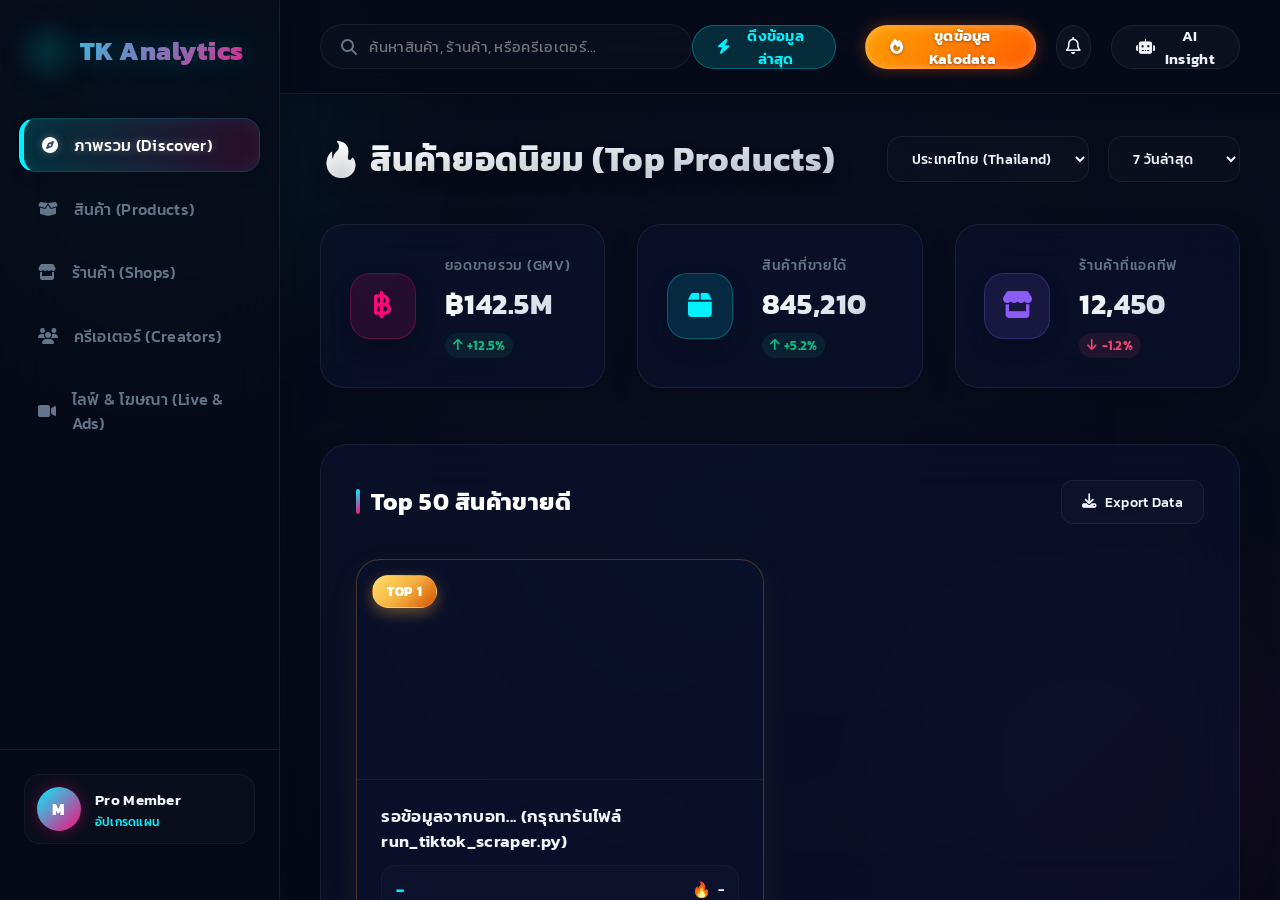
<file: tiktok_dashboard_ui/index.html>
<!DOCTYPE html>
<html lang="th">
<head>
    <meta charset="UTF-8">
    <meta name="viewport" content="width=device-width, initial-scale=1.0">
    <title>TK Analytics - TikTok Shop Dashboard</title>
    <link rel="stylesheet" href="styles.css?v=2.0">
    <!-- Google Fonts -->
    <link href="https://fonts.googleapis.com/css2?family=Inter:wght@300;400;500;600;700&family=Kanit:wght@300;400;500;600&display=swap" rel="stylesheet">
    <!-- FontAwesome -->
    <link rel="stylesheet" href="https://cdnjs.cloudflare.com/ajax/libs/font-awesome/6.4.0/css/all.min.css">
</head>
<body>
    <div class="dashboard-container">
        <!-- Sidebar -->
        <aside class="sidebar">
            <div class="logo">
                <i class="fa-solid fa-chart-pie logo-icon"></i>
                <span>TK Analytics</span>
            </div>
            <nav class="sidebar-nav">
                <a href="#" class="nav-item active"><i class="fa-solid fa-compass"></i> ภาพรวม (Discover)</a>
                <a href="#" class="nav-item"><i class="fa-solid fa-box-open"></i> สินค้า (Products)</a>
                <a href="#" class="nav-item"><i class="fa-solid fa-store"></i> ร้านค้า (Shops)</a>
                <a href="#" class="nav-item"><i class="fa-solid fa-users"></i> ครีเอเตอร์ (Creators)</a>
                <a href="#" class="nav-item"><i class="fa-solid fa-video"></i> ไลฟ์ & โฆษณา (Live & Ads)</a>
            </nav>
            <div class="sidebar-footer">
                <div class="user-profile">
                    <div class="avatar">M</div>
                    <div class="user-info">
                        <span class="user-name">Pro Member</span>
                        <span class="user-plan">อัปเกรดแผน</span>
                    </div>
                </div>
            </div>
        </aside>

        <!-- Main Content -->
        <main class="main-content">
            <!-- Header -->
            <header class="topbar">
                <div class="search-bar">
                    <i class="fa-solid fa-search"></i>
                    <input type="text" placeholder="ค้นหาสินค้า, ร้านค้า, หรือครีเอเตอร์...">
                </div>
                <div class="topbar-actions">
                    <button id="scrape-btn" class="action-btn primary-btn" style="background: var(--primary-cyan); color: #000;"><i class="fa-solid fa-bolt"></i> ดึงข้อมูลล่าสุด</button>
                    <button id="scrape-kalodata-btn" class="action-btn primary-btn" style="background: linear-gradient(135deg, #ffaa00, #ff8800); color: #000; font-weight: bold; margin-left: 10px;"><i class="fa-solid fa-fire"></i> ขูดข้อมูล Kalodata</button>
                    <button class="action-btn"><i class="fa-regular fa-bell"></i></button>
                    <button class="action-btn primary-btn"><i class="fa-solid fa-robot"></i> AI Insight</button>
                </div>
            </header>

            <!-- Dashboard Content -->
            <div class="content-wrapper">
                <div class="page-header">
                    <h1>🔥 สินค้ายอดนิยม (Top Products)</h1>
                    <div class="filters">
                        <select class="filter-select">
                            <option>ประเทศไทย (Thailand)</option>
                        </select>
                        <select class="filter-select">
                            <option>7 วันล่าสุด</option>
                            <option>30 วันล่าสุด</option>
                        </select>
                    </div>
                </div>

                <!-- Stats Overview -->
                <div class="stats-grid">
                    <div class="stat-card">
                        <div class="stat-icon pink"><i class="fa-solid fa-baht-sign"></i></div>
                        <div class="stat-info">
                            <h3>ยอดขายรวม (GMV)</h3>
                            <h2>฿142.5M</h2>
                            <span class="trend positive"><i class="fa-solid fa-arrow-up"></i> +12.5%</span>
                        </div>
                    </div>
                    <div class="stat-card">
                        <div class="stat-icon cyan"><i class="fa-solid fa-box"></i></div>
                        <div class="stat-info">
                            <h3>สินค้าที่ขายได้</h3>
                            <h2>845,210</h2>
                            <span class="trend positive"><i class="fa-solid fa-arrow-up"></i> +5.2%</span>
                        </div>
                    </div>
                    <div class="stat-card">
                        <div class="stat-icon purple"><i class="fa-solid fa-store"></i></div>
                        <div class="stat-info">
                            <h3>ร้านค้าที่แอคทีฟ</h3>
                            <h2>12,450</h2>
                            <span class="trend negative"><i class="fa-solid fa-arrow-down"></i> -1.2%</span>
                        </div>
                    </div>
                </div>

                <!-- Products Grid -->
                <div class="products-section">
                    <div class="section-header">
                        <h2>Top 50 สินค้าขายดี</h2>
                        <button class="export-btn"><i class="fa-solid fa-download"></i> Export Data</button>
                    </div>
                    
                    <div class="products-grid" id="products-container">
                        <!-- Product cards will be injected by JavaScript -->
                    </div>
                </div>
            </div>
        </main>
    </div>

    <script src="script.js"></script>
</body>
</html>
</file>
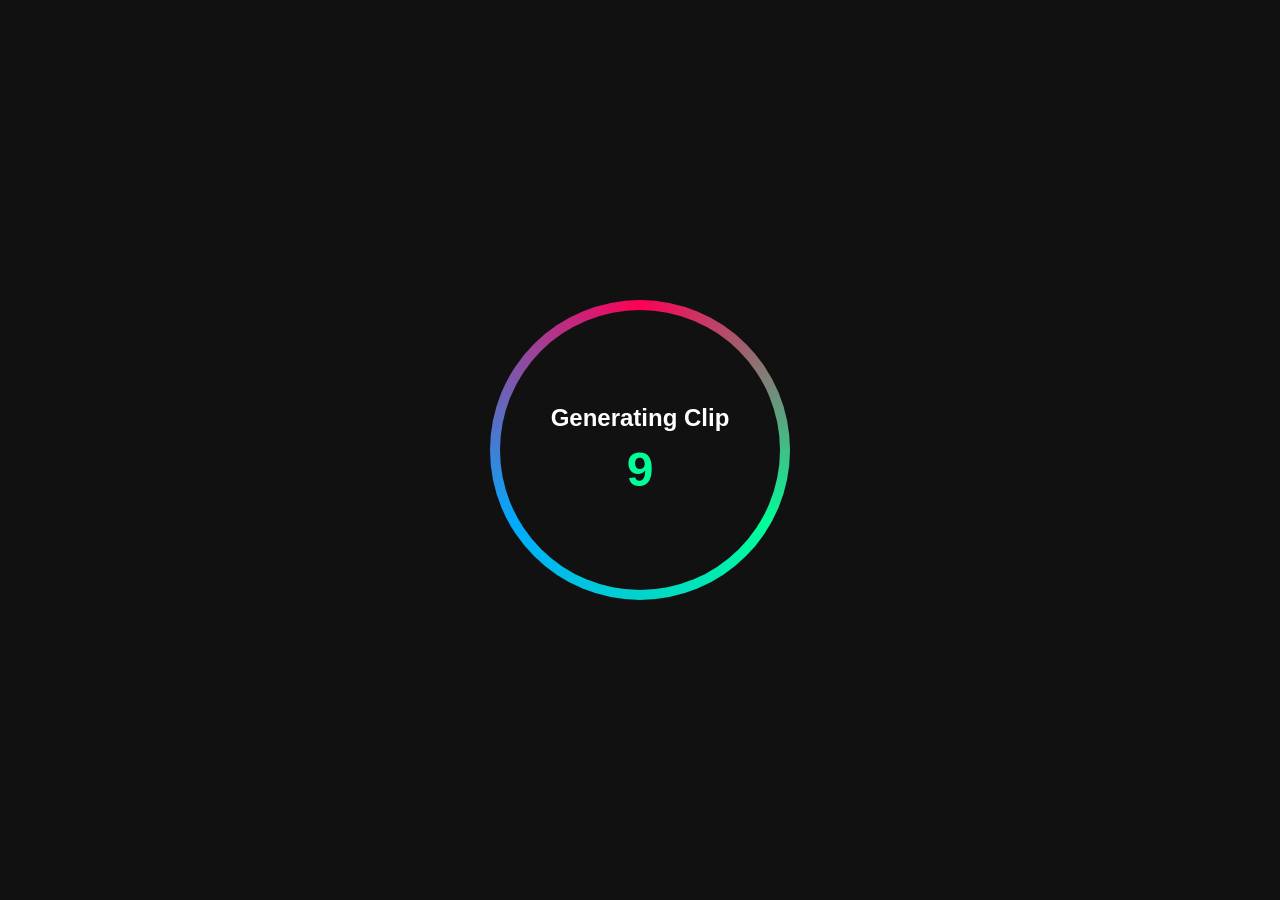
<file: animation.html>
<!DOCTYPE html>
<html lang="en">
<head>
    <meta charset="UTF-8">
    <meta name="viewport" content="width=device-width, initial-scale=1.0">
    <title>10 Second Animation</title>
    <style>
        body, html {
            margin: 0;
            padding: 0;
            width: 100%;
            height: 100%;
            display: flex;
            justify-content: center;
            align-items: center;
            background-color: #111;
            font-family: Arial, sans-serif;
            overflow: hidden;
        }

        .container {
            position: relative;
            width: 300px;
            height: 300px;
            display: flex;
            justify-content: center;
            align-items: center;
        }

        .circle {
            position: absolute;
            width: 100%;
            height: 100%;
            border-radius: 50%;
            background: conic-gradient(#ff0055, #00ff99, #00aaff, #ff0055);
            animation: spin 3s linear infinite;
        }

        .circle::before {
            content: '';
            position: absolute;
            inset: 10px;
            background-color: #111;
            border-radius: 50%;
        }

        .text {
            position: relative;
            color: white;
            font-size: 24px;
            font-weight: bold;
            z-index: 1;
            text-align: center;
        }

        .timer {
            font-size: 48px;
            color: #00ff99;
            margin-top: 10px;
        }

        @keyframes spin {
            0% { transform: rotate(0deg); }
            100% { transform: rotate(360deg); }
        }
    </style>
</head>
<body>
    <div class="container">
        <div class="circle"></div>
        <div class="text">
            Generating Clip<br>
            <div class="timer" id="timer">10</div>
        </div>
    </div>

    <script>
        let timeLeft = 10;
        const timerElement = document.getElementById('timer');
        const interval = setInterval(() => {
            timeLeft--;
            timerElement.textContent = timeLeft;
            if (timeLeft <= 0) {
                clearInterval(interval);
                timerElement.textContent = 'Done!';
            }
        }, 1000);
    </script>
</body>
</html>
</file>
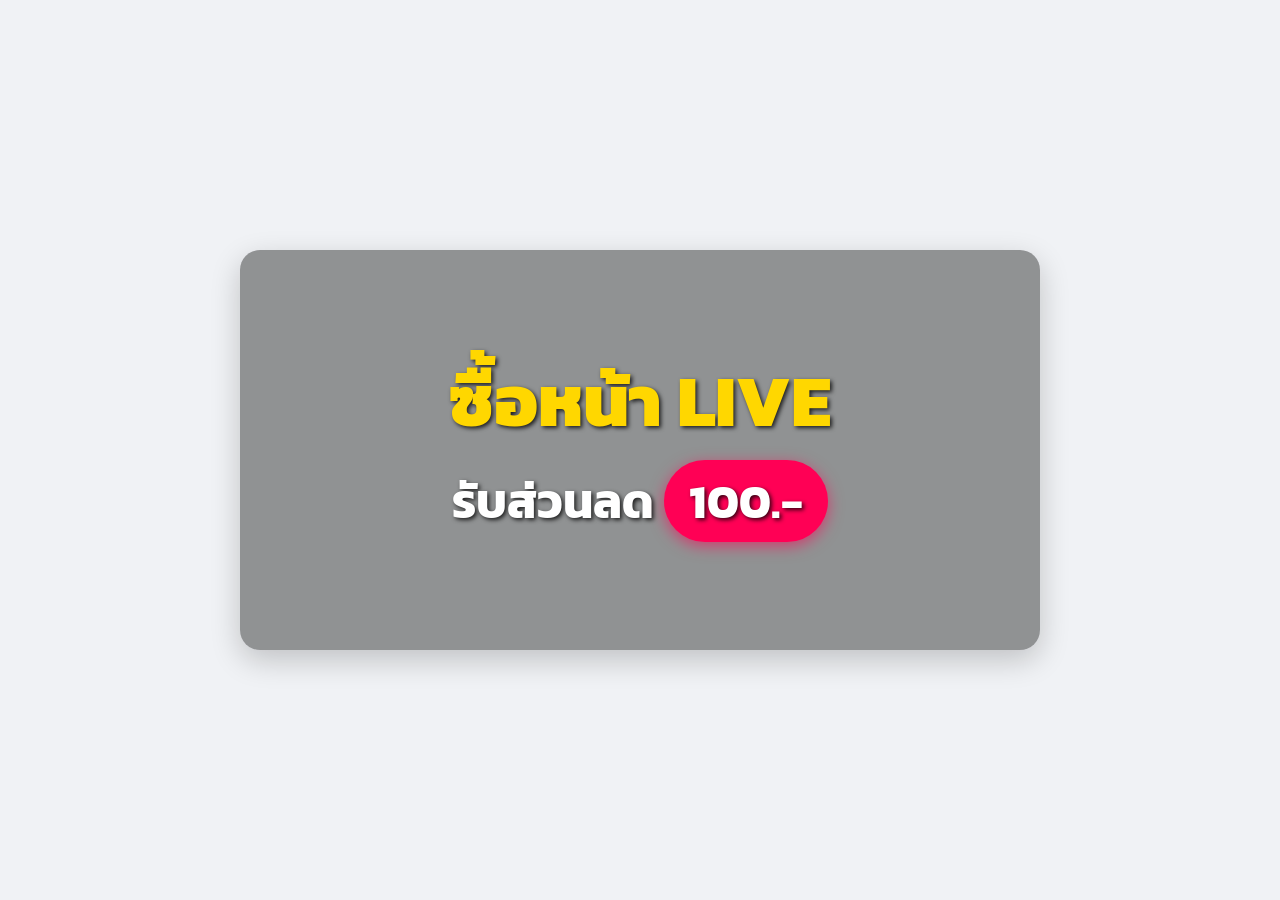
<file: live_banner.html>
<!DOCTYPE html>
<html lang="th">
<head>
<meta charset="UTF-8">
<meta name="viewport" content="width=device-width, initial-scale=1.0">
<title>Live Banner</title>
<link href="https://fonts.googleapis.com/css2?family=Kanit:wght@400;700;800&display=swap" rel="stylesheet">
<style>
  body {
    margin: 0;
    padding: 0;
    display: flex;
    justify-content: center;
    align-items: center;
    height: 100vh;
    background-color: #f0f2f5;
    font-family: 'Kanit', sans-serif;
  }
  .banner {
    position: relative;
    width: 800px;
    height: 400px;
    background-image: url('file:///C:/Users/controlss/.gemini/antigravity/brain/6c5b75a1-b94e-4848-aec4-03c057cfd8b9/live_discount_banner_1778206140352.png');
    background-size: cover;
    background-position: center;
    border-radius: 20px;
    box-shadow: 0 10px 30px rgba(0,0,0,0.2);
    display: flex;
    flex-direction: column;
    justify-content: center;
    align-items: center;
    text-align: center;
    overflow: hidden;
  }
  .overlay {
    position: absolute;
    top: 0; left: 0; right: 0; bottom: 0;
    background: rgba(0, 0, 0, 0.4);
    z-index: 1;
  }
  .content {
    position: relative;
    z-index: 2;
    color: white;
    text-shadow: 2px 2px 4px rgba(0,0,0,0.8);
  }
  .title {
    font-size: 72px;
    font-weight: 800;
    margin: 0;
    line-height: 1.2;
    color: #FFD700; /* Gold */
  }
  .subtitle {
    font-size: 48px;
    font-weight: 700;
    margin: 15px 0 0 0;
  }
  .highlight {
    background: #ff0055;
    padding: 5px 25px;
    border-radius: 50px;
    display: inline-block;
    box-shadow: 0 4px 15px rgba(255, 0, 85, 0.6);
  }
</style>
</head>
<body>

<div class="banner">
  <div class="overlay"></div>
  <div class="content">
    <p class="title">ซื้อหน้า LIVE</p>
    <p class="subtitle">รับส่วนลด <span class="highlight">100.-</span></p>
  </div>
</div>

</body>
</html>
</file>
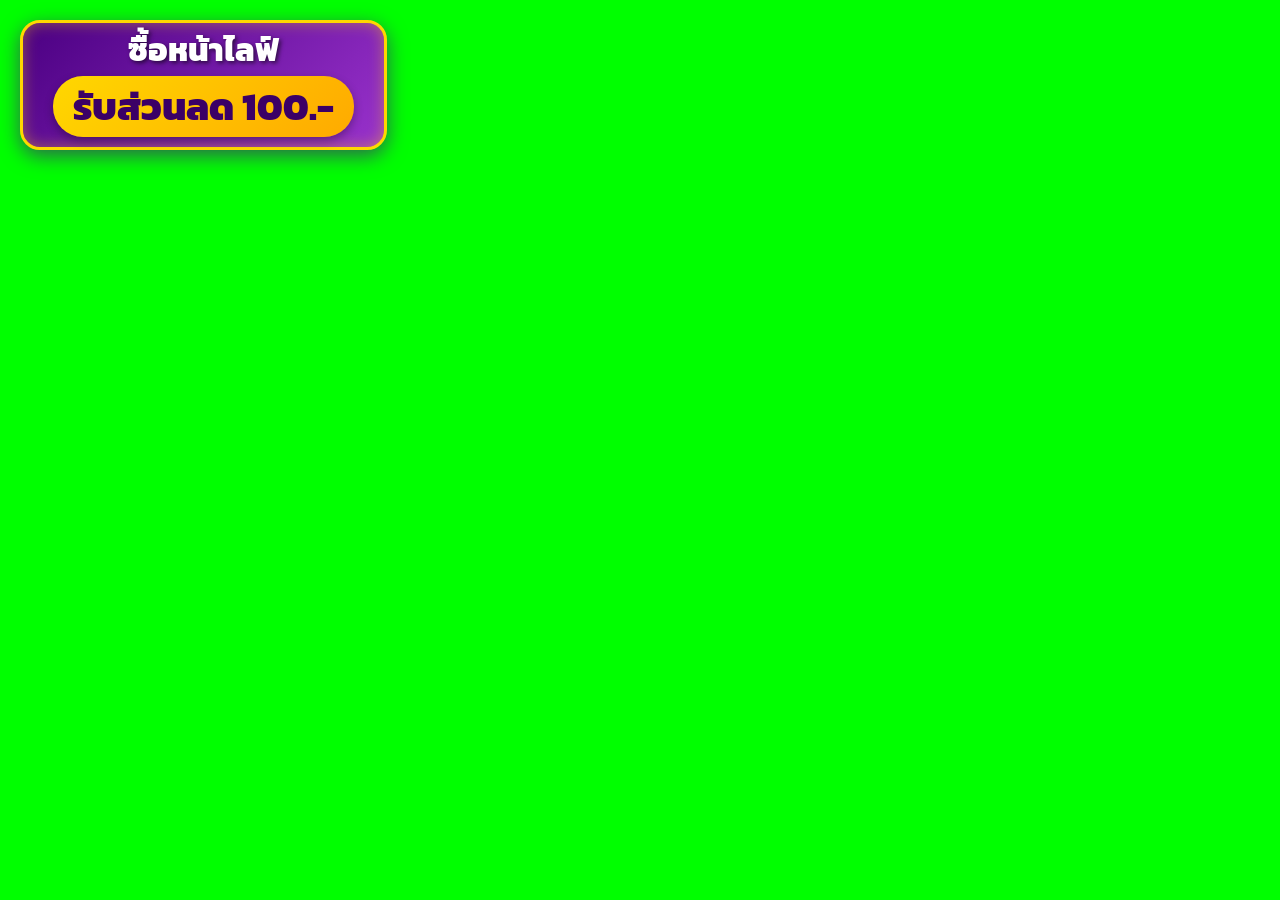
<file: obs_overlay.html>
<!DOCTYPE html>
<html lang="th">
<head>
<meta charset="UTF-8">
<meta name="viewport" content="width=device-width, initial-scale=1.0">
<title>Live Overlay</title>
<link href="https://fonts.googleapis.com/css2?family=Kanit:wght@500;800&display=swap" rel="stylesheet">
<style>
  body {
    margin: 0;
    padding: 0;
    /* พื้นหลังสีเขียวสำหรับทำ Green Screen ใน TikTok */
    background-color: #00FF00;
    font-family: 'Kanit', sans-serif;
    display: inline-block;
    padding: 20px; /* เผื่อพื้นที่ให้เงาและอนิเมชั่น */
  }
  
  .overlay-container {
    background: linear-gradient(135deg, #4b0082, #9932cc); /* ธีมม่วงหรูหรา */
    border: 3px solid #FFD700;
    border-radius: 20px;
    padding: 10px 30px;
    box-shadow: 0 6px 20px rgba(75, 0, 130, 0.6), inset 0 0 15px rgba(255, 215, 0, 0.4);
    display: flex;
    flex-direction: column;
    align-items: center;
    justify-content: center;
    color: white;
    text-shadow: 2px 2px 4px rgba(0,0,0,0.6);
    /* อนิเมชั่นลอยขึ้นลงเบาๆ ให้ดูมีชีวิตชีวา */
    animation: float 3s ease-in-out infinite;
  }

  .title {
    font-size: 32px;
    font-weight: 800;
    margin: 0;
    line-height: 1.1;
    color: #ffffff;
  }

  .discount-box {
    background: linear-gradient(135deg, #FFD700, #ffaa00); /* ทองไล่ระดับ */
    color: #3b0066; /* ตัวหนังสือสีม่วงเข้ม */
    padding: 2px 20px;
    border-radius: 30px;
    font-size: 38px;
    font-weight: 800;
    margin-top: 8px;
    text-shadow: none;
    box-shadow: 0 4px 10px rgba(0,0,0,0.3);
    /* อนิเมชั่นขยายเข้าออกดึงดูดสายตา */
    animation: pulse 1.5s infinite;
  }

  @keyframes float {
    0% { transform: translateY(0px); }
    50% { transform: translateY(-8px); }
    100% { transform: translateY(0px); }
  }

  @keyframes pulse {
    0% { transform: scale(1); }
    50% { transform: scale(1.08); }
    100% { transform: scale(1); }
  }
</style>
</head>
<body>

<div class="overlay-container">
  <div class="title">ซื้อหน้าไลฟ์</div>
  <div class="discount-box">รับส่วนลด 100.-</div>
</div>

</body>
</html>
</file>
<file: tiktok_dashboard_ui/styles.css>
:root {
    /* Base Colors - Luxurious Sleek Dark Palette */
    --bg-dark: #070b19;
    --bg-surface: #0b122c;
    --bg-card: rgba(13, 22, 53, 0.45);
    
    --text-main: #f1f5f9;
    --text-muted: #64748b;
    --text-glow: rgba(255, 255, 255, 0.8);
    
    /* Cyber Gradient Colors */
    --primary-cyan: #00f2fe;
    --primary-pink: #fe0979;
    --accent-purple: #8b5cf6;
    --primary-gold: #f5b041;
    --border-color: rgba(255, 255, 255, 0.05);
    
    /* Reflective Glass Properties */
    --glass-bg: rgba(7, 11, 25, 0.65);
    --glass-border: rgba(255, 255, 255, 0.07);
    
    /* Premium Gradients */
    --gradient-tiktok: linear-gradient(135deg, var(--primary-cyan) 0%, var(--primary-pink) 100%);
    --gradient-gold: linear-gradient(135deg, #ffe066 0%, #f5b041 50%, #d35400 100%);
    --gradient-silver: linear-gradient(135deg, #ffffff 0%, #cbd5e1 50%, #64748b 100%);
    --gradient-bronze: linear-gradient(135deg, #f0b27a 0%, #ca6f1e 50%, #873600 100%);
    --gradient-cyber: linear-gradient(135deg, var(--accent-purple) 0%, var(--primary-pink) 100%);
    --gradient-glow: linear-gradient(90deg, rgba(0, 242, 254, 0.15) 0%, rgba(254, 9, 121, 0.15) 100%);
}

* {
    margin: 0;
    padding: 0;
    box-sizing: border-box;
    font-family: 'Kanit', 'Inter', sans-serif;
    letter-spacing: 0.02em;
}

/* Beautiful Animated Dynamic Glow Background */
body {
    background-color: var(--bg-dark);
    color: var(--text-main);
    min-height: 100vh;
    overflow-x: hidden;
    position: relative;
}

/* Floating Blurred Organic Spheres for immersive feel */
body::before {
    content: '';
    position: fixed;
    top: -10%;
    left: -10%;
    width: 45%;
    height: 45%;
    background: radial-gradient(circle, rgba(0, 242, 254, 0.12) 0%, transparent 70%);
    z-index: -1;
    filter: blur(100px);
    animation: floatGlow1 25s infinite alternate ease-in-out;
}

body::after {
    content: '';
    position: fixed;
    bottom: -10%;
    right: -10%;
    width: 50%;
    height: 50%;
    background: radial-gradient(circle, rgba(254, 9, 121, 0.1) 0%, transparent 70%);
    z-index: -1;
    filter: blur(110px);
    animation: floatGlow2 30s infinite alternate ease-in-out;
}

@keyframes floatGlow1 {
    0% { transform: translate(0, 0) scale(1); }
    100% { transform: translate(120px, 60px) scale(1.25); }
}

@keyframes floatGlow2 {
    0% { transform: translate(0, 0) scale(1); }
    100% { transform: translate(-140px, -80px) scale(1.15); }
}

/* Custom Cyber Scrollbar */
::-webkit-scrollbar {
    width: 6px;
    height: 6px;
}
::-webkit-scrollbar-track {
    background: rgba(7, 11, 25, 0.5);
}
::-webkit-scrollbar-thumb {
    background: rgba(255, 255, 255, 0.1);
    border-radius: 10px;
    transition: all 0.3s;
}
::-webkit-scrollbar-thumb:hover {
    background: var(--primary-cyan);
    box-shadow: 0 0 10px var(--primary-cyan);
}

/* Dashboard Layout */
.dashboard-container {
    display: flex;
    height: 100vh;
    overflow: hidden;
}

/* Sidebar with Futuristic Glassmorphism */
.sidebar {
    width: 280px;
    background: var(--glass-bg);
    border-right: 1px solid var(--glass-border);
    backdrop-filter: blur(35px);
    -webkit-backdrop-filter: blur(35px);
    display: flex;
    flex-direction: column;
    padding: 2rem 0;
    z-index: 10;
    box-shadow: 10px 0 30px rgba(0, 0, 0, 0.2);
}

.logo {
    display: flex;
    align-items: center;
    gap: 15px;
    padding: 0 2rem;
    font-size: 1.6rem;
    font-weight: 800;
    margin-bottom: 3rem;
    background: var(--gradient-tiktok);
    -webkit-background-clip: text;
    -webkit-text-fill-color: transparent;
    text-shadow: 0 0 30px rgba(0, 242, 254, 0.3);
}

.logo-icon {
    font-size: 1.8rem;
    filter: drop-shadow(0 0 10px rgba(0, 242, 254, 0.5));
}

.sidebar-nav {
    display: flex;
    flex-direction: column;
    gap: 0.6rem;
    padding: 0 1.2rem;
    flex: 1;
}

.nav-item {
    display: flex;
    align-items: center;
    gap: 15px;
    padding: 14px 18px;
    color: var(--text-muted);
    text-decoration: none;
    border-radius: 16px;
    transition: all 0.4s cubic-bezier(0.4, 0, 0.2, 1);
    font-weight: 500;
    border: 1px solid transparent;
}

.nav-item:hover {
    color: var(--text-main);
    background: rgba(255, 255, 255, 0.03);
    border-color: rgba(255, 255, 255, 0.05);
    transform: translateX(5px);
}

.nav-item.active {
    color: #fff;
    background: var(--gradient-glow);
    border: 1px solid rgba(0, 242, 254, 0.15);
    border-left: 5px solid var(--primary-cyan);
    box-shadow: inset 0 0 20px rgba(0, 242, 254, 0.08), 0 5px 15px rgba(0, 0, 0, 0.1);
    text-shadow: 0 0 8px rgba(255, 255, 255, 0.3);
}

.sidebar-footer {
    padding: 1.5rem;
    border-top: 1px solid var(--glass-border);
    margin-top: auto;
}

.user-profile {
    display: flex;
    align-items: center;
    gap: 14px;
    background: rgba(255, 255, 255, 0.02);
    padding: 12px;
    border-radius: 16px;
    border: 1px solid rgba(255, 255, 255, 0.04);
}

.avatar {
    width: 44px;
    height: 44px;
    border-radius: 50%;
    background: var(--gradient-tiktok);
    display: flex;
    align-items: center;
    justify-content: center;
    font-weight: 800;
    color: white;
    box-shadow: 0 0 15px rgba(254, 9, 121, 0.3);
}

.user-info {
    display: flex;
    flex-direction: column;
}

.user-name {
    font-size: 0.95rem;
    font-weight: 600;
    color: var(--text-main);
}

.user-plan {
    font-size: 0.75rem;
    color: var(--primary-cyan);
    font-weight: 500;
    margin-top: 2px;
    transition: all 0.3s;
}

.user-plan:hover {
    text-shadow: 0 0 8px var(--primary-cyan);
}

/* Main Content Area */
.main-content {
    flex: 1;
    display: flex;
    flex-direction: column;
    overflow-y: auto;
    background: radial-gradient(circle at 50% 50%, rgba(13, 22, 53, 0.2) 0%, transparent 100%);
}

/* Glass Header Topbar */
.topbar {
    display: flex;
    justify-content: space-between;
    align-items: center;
    padding: 1.5rem 2.5rem;
    background: rgba(7, 11, 25, 0.85);
    backdrop-filter: blur(20px);
    -webkit-backdrop-filter: blur(20px);
    border-bottom: 1px solid var(--glass-border);
    position: sticky;
    top: 0;
    z-index: 5;
    box-shadow: 0 5px 20px rgba(0, 0, 0, 0.15);
}

.search-bar {
    display: flex;
    align-items: center;
    background: rgba(255, 255, 255, 0.02);
    border: 1px solid rgba(255, 255, 255, 0.06);
    border-radius: 24px;
    padding: 10px 20px;
    width: 420px;
    transition: all 0.4s cubic-bezier(0.4, 0, 0.2, 1);
}

.search-bar:focus-within {
    border-color: rgba(0, 242, 254, 0.4);
    background: rgba(255, 255, 255, 0.05);
    box-shadow: 0 0 20px rgba(0, 242, 254, 0.15);
    width: 450px;
}

.search-bar i {
    color: var(--text-muted);
    margin-right: 12px;
}

.search-bar input {
    background: transparent;
    border: none;
    color: var(--text-main);
    width: 100%;
    outline: none;
    font-size: 0.95rem;
}

.topbar-actions {
    display: flex;
    align-items: center;
    gap: 1.2rem;
}

.action-btn {
    background: rgba(255, 255, 255, 0.03);
    border: 1px solid rgba(255, 255, 255, 0.06);
    color: var(--text-main);
    width: 44px;
    height: 44px;
    border-radius: 50%;
    cursor: pointer;
    transition: all 0.3s cubic-bezier(0.4, 0, 0.2, 1);
    display: flex;
    align-items: center;
    justify-content: center;
    font-size: 1.05rem;
}

.action-btn:hover {
    background: rgba(255, 255, 255, 0.08);
    border-color: rgba(255, 255, 255, 0.2);
    transform: translateY(-2px);
}

.primary-btn {
    width: auto;
    padding: 0 24px;
    border-radius: 22px;
    font-weight: 600;
    gap: 10px;
    font-size: 0.95rem;
}

#scrape-btn {
    background: rgba(0, 242, 254, 0.15) !important;
    border: 1px solid rgba(0, 242, 254, 0.3) !important;
    color: var(--primary-cyan) !important;
    transition: all 0.3s ease;
}

#scrape-btn:hover {
    background: rgba(0, 242, 254, 0.25) !important;
    box-shadow: 0 0 15px rgba(0, 242, 254, 0.3);
    transform: translateY(-2px);
}

/* Premium Kalodata Golden Button */
#scrape-kalodata-btn {
    background: linear-gradient(135deg, #ff9f00 0%, #ff5e00 100%) !important;
    box-shadow: 0 0 15px rgba(255, 94, 0, 0.35), inset 0 0 10px rgba(255, 255, 255, 0.3) !important;
    border: 1px solid rgba(255, 255, 255, 0.15) !important;
    color: white !important;
    text-shadow: 0 1px 3px rgba(0, 0, 0, 0.4);
    position: relative;
    overflow: hidden;
    transition: all 0.4s cubic-bezier(0.4, 0, 0.2, 1) !important;
}

#scrape-kalodata-btn::before {
    content: '';
    position: absolute;
    top: -50%;
    left: -60%;
    width: 30%;
    height: 200%;
    background: rgba(255, 255, 255, 0.25);
    transform: rotate(45deg);
    transition: all 0.6s ease;
    opacity: 0;
}

#scrape-kalodata-btn:hover {
    transform: translateY(-3px) scale(1.03);
    box-shadow: 0 0 25px rgba(255, 94, 0, 0.55), inset 0 0 12px rgba(255, 255, 255, 0.4) !important;
}

#scrape-kalodata-btn:hover::before {
    left: 150%;
    opacity: 1;
}

/* Dashboard Inner Wrapper */
.content-wrapper {
    padding: 2.5rem;
    max-width: 1600px;
    width: 100%;
    margin: 0 auto;
}

.page-header {
    display: flex;
    justify-content: space-between;
    align-items: center;
    margin-bottom: 2.5rem;
}

.page-header h1 {
    font-size: 2.1rem;
    font-weight: 700;
    background: linear-gradient(135deg, #ffffff 0%, #cbd5e1 100%);
    -webkit-background-clip: text;
    -webkit-text-fill-color: transparent;
    text-shadow: 0 10px 20px rgba(0,0,0,0.2);
}

.filters {
    display: flex;
    gap: 1.2rem;
}

.filter-select {
    background: rgba(255, 255, 255, 0.02);
    border: 1px solid rgba(255, 255, 255, 0.06);
    color: var(--text-main);
    padding: 10px 20px;
    border-radius: 14px;
    outline: none;
    cursor: pointer;
    font-weight: 500;
    font-size: 0.9rem;
    backdrop-filter: blur(10px);
    transition: all 0.3s;
}

.filter-select:hover {
    background: rgba(255, 255, 255, 0.05);
    border-color: rgba(255, 255, 255, 0.15);
}

/* Interactive Glass Stats Grid */
.stats-grid {
    display: grid;
    grid-template-columns: repeat(auto-fit, minmax(280px, 1fr));
    gap: 2rem;
    margin-bottom: 3.5rem;
}

.stat-card {
    background: var(--bg-card);
    border: 1px solid var(--glass-border);
    border-radius: 24px;
    padding: 1.8rem;
    display: flex;
    align-items: center;
    gap: 1.8rem;
    backdrop-filter: blur(20px);
    -webkit-backdrop-filter: blur(20px);
    transition: all 0.4s cubic-bezier(0.4, 0, 0.2, 1);
    box-shadow: 0 10px 30px rgba(0, 0, 0, 0.15);
}

.stat-card:hover {
    transform: translateY(-8px) scale(1.02);
    border-color: rgba(255, 255, 255, 0.15);
    box-shadow: 0 20px 40px rgba(0, 0, 0, 0.3), 0 0 20px rgba(0, 242, 254, 0.08);
}

.stat-icon {
    width: 66px;
    height: 66px;
    border-radius: 20px;
    display: flex;
    align-items: center;
    justify-content: center;
    font-size: 1.7rem;
    box-shadow: 0 8px 20px rgba(0, 0, 0, 0.2);
}

.stat-icon.pink { background: rgba(254, 9, 121, 0.12); color: var(--primary-pink); border: 1px solid rgba(254, 9, 121, 0.25); }
.stat-icon.cyan { background: rgba(0, 242, 254, 0.12); color: var(--primary-cyan); border: 1px solid rgba(0, 242, 254, 0.25); }
.stat-icon.purple { background: rgba(139, 92, 246, 0.12); color: var(--accent-purple); border: 1px solid rgba(139, 92, 246, 0.25); }

.stat-info h3 {
    font-size: 0.9rem;
    color: var(--text-muted);
    font-weight: 500;
    margin-bottom: 6px;
    text-transform: uppercase;
    letter-spacing: 0.05em;
}

.stat-info h2 {
    font-size: 1.8rem;
    font-weight: 700;
    margin-bottom: 6px;
    background: linear-gradient(135deg, #ffffff 0%, #cbd5e1 100%);
    -webkit-background-clip: text;
    -webkit-text-fill-color: transparent;
}

.trend {
    font-size: 0.8rem;
    font-weight: 600;
    display: inline-flex;
    align-items: center;
    gap: 4px;
    padding: 3px 8px;
    border-radius: 20px;
}
.trend.positive { background: rgba(16, 185, 129, 0.1); color: #10b981; }
.trend.negative { background: rgba(239, 68, 110, 0.1); color: #ef446e; }

/* Products Section Base */
.products-section {
    background: var(--bg-card);
    border: 1px solid var(--glass-border);
    border-radius: 28px;
    padding: 2.2rem;
    backdrop-filter: blur(25px);
    -webkit-backdrop-filter: blur(25px);
    box-shadow: 0 15px 35px rgba(0, 0, 0, 0.2);
}

.section-header {
    display: flex;
    justify-content: space-between;
    align-items: center;
    margin-bottom: 2.2rem;
}

.section-header h2 {
    font-size: 1.5rem;
    font-weight: 700;
    color: #fff;
    position: relative;
    padding-left: 15px;
}

.section-header h2::before {
    content: '';
    position: absolute;
    left: 0;
    top: 15%;
    height: 70%;
    width: 4px;
    background: var(--gradient-tiktok);
    border-radius: 2px;
}

.export-btn {
    background: rgba(255, 255, 255, 0.02);
    border: 1px solid rgba(255, 255, 255, 0.06);
    color: var(--text-main);
    padding: 10px 20px;
    border-radius: 12px;
    cursor: pointer;
    font-weight: 500;
    font-size: 0.9rem;
    transition: all 0.3s ease;
    display: flex;
    align-items: center;
    gap: 8px;
}

.export-btn:hover {
    background: rgba(255, 255, 255, 0.06);
    border-color: rgba(255, 255, 255, 0.15);
    transform: translateY(-1px);
}

/* Premium Product Grid */
.products-grid {
    display: grid;
    grid-template-columns: repeat(auto-fill, minmax(300px, 1fr));
    gap: 2rem;
}

/* Stunning Cyber product card */
.product-card {
    background: rgba(11, 18, 44, 0.55);
    border: 1px solid rgba(255, 255, 255, 0.05);
    border-radius: 24px;
    overflow: hidden;
    transition: all 0.4s cubic-bezier(0.4, 0, 0.2, 1);
    position: relative;
    box-shadow: 0 10px 30px rgba(0, 0, 0, 0.2);
}

/* Glowing cyberpunk hover state */
.product-card:hover {
    transform: translateY(-10px) scale(1.02);
    border-color: rgba(0, 242, 254, 0.3);
    box-shadow: 0 20px 40px rgba(0, 242, 254, 0.12), 0 0 30px rgba(254, 9, 121, 0.08);
}

/* Ranked Customizations */
.product-card.rank-1 {
    border: 1px solid rgba(245, 176, 65, 0.25);
    box-shadow: 0 10px 30px rgba(245, 176, 65, 0.08);
}
.product-card.rank-1:hover {
    border-color: rgba(245, 176, 65, 0.55);
    box-shadow: 0 20px 40px rgba(245, 176, 65, 0.2), 0 0 20px rgba(245, 176, 65, 0.1);
}

.product-card.rank-2 {
    border: 1px solid rgba(203, 213, 225, 0.25);
    box-shadow: 0 10px 30px rgba(203, 213, 225, 0.08);
}
.product-card.rank-2:hover {
    border-color: rgba(203, 213, 225, 0.55);
    box-shadow: 0 20px 40px rgba(203, 213, 225, 0.2);
}

.product-card.rank-3 {
    border: 1px solid rgba(240, 178, 122, 0.25);
    box-shadow: 0 10px 30px rgba(240, 178, 122, 0.08);
}
.product-card.rank-3:hover {
    border-color: rgba(240, 178, 122, 0.55);
    box-shadow: 0 20px 40px rgba(240, 178, 122, 0.2);
}

/* Glowing Rank Badges */
.product-rank {
    position: absolute;
    top: 15px;
    left: 15px;
    background: var(--gradient-cyber);
    color: white;
    padding: 6px 14px;
    border-radius: 20px;
    font-size: 0.8rem;
    font-weight: 800;
    z-index: 2;
    box-shadow: 0 5px 15px rgba(0,0,0,0.4);
    letter-spacing: 0.05em;
    border: 1px solid rgba(255,255,255,0.15);
}

.rank-1 .product-rank {
    background: var(--gradient-gold);
    box-shadow: 0 5px 15px rgba(245, 176, 65, 0.4);
    animation: pulseGold 2.5s infinite alternate ease-in-out;
}
.rank-2 .product-rank {
    background: var(--gradient-silver);
    box-shadow: 0 5px 15px rgba(203, 213, 225, 0.4);
}
.rank-3 .product-rank {
    background: var(--gradient-bronze);
    box-shadow: 0 5px 15px rgba(240, 178, 122, 0.4);
}

@keyframes pulseGold {
    0% { box-shadow: 0 5px 10px rgba(245, 176, 65, 0.3); }
    100% { box-shadow: 0 5px 20px rgba(245, 176, 65, 0.7); }
}

/* Elegant Image wrapper & Zoom effect */
.product-img-wrapper {
    position: relative;
    overflow: hidden;
    height: 220px;
    border-bottom: 1px solid rgba(255, 255, 255, 0.05);
}

.product-img {
    width: 100%;
    height: 100%;
    object-fit: cover;
    transition: transform 0.6s cubic-bezier(0.4, 0, 0.2, 1);
}

.product-card:hover .product-img {
    transform: scale(1.08);
}

/* Card Details Area */
.product-details {
    padding: 1.5rem;
    display: flex;
    flex-direction: column;
    gap: 0.8rem;
}

.product-title {
    font-size: 1.05rem;
    font-weight: 600;
    color: var(--text-main);
    line-height: 1.5;
    height: 48px;
    overflow: hidden;
    display: -webkit-box;
    -webkit-line-clamp: 2;
    -webkit-box-orient: vertical;
    transition: color 0.3s;
}

.product-card:hover .product-title {
    color: var(--primary-cyan);
}

.product-metrics {
    display: flex;
    justify-content: space-between;
    align-items: center;
    background: rgba(255, 255, 255, 0.015);
    padding: 10px 14px;
    border-radius: 14px;
    border: 1px solid rgba(255, 255, 255, 0.03);
}

.price {
    color: var(--primary-cyan);
    font-weight: 700;
    font-size: 1.15rem;
    text-shadow: 0 0 10px rgba(0, 242, 254, 0.2);
}

.sales {
    color: var(--text-main);
    font-weight: 600;
    font-size: 0.9rem;
    display: flex;
    align-items: center;
    gap: 6px;
}

.sales::before {
    content: '🔥';
    font-size: 0.95rem;
}

/* Estimations glass subrow */
.product-estimate {
    display: flex;
    justify-content: space-between;
    align-items: center;
    font-size: 0.8rem;
    background: rgba(254, 9, 121, 0.03);
    padding: 8px 14px;
    border-radius: 12px;
    border: 1px solid rgba(254, 9, 121, 0.08);
}

.estimate-label {
    color: var(--text-muted);
    font-weight: 500;
}

.estimate-val {
    color: var(--primary-pink);
    font-weight: 700;
    text-shadow: 0 0 10px rgba(254, 9, 121, 0.2);
}

/* Shop and User micro layouts */
.shop-info {
    display: flex;
    align-items: center;
    gap: 10px;
    font-size: 0.85rem;
    color: var(--text-muted);
    border-top: 1px solid rgba(255, 255, 255, 0.04);
    padding-top: 12px;
    margin-top: 4px;
}

.shop-avatar {
    width: 24px;
    height: 24px;
    border-radius: 50%;
    background: var(--gradient-cyber);
    display: flex;
    align-items: center;
    justify-content: center;
    color: white;
    font-size: 0.7rem;
    font-weight: 700;
    box-shadow: 0 3px 8px rgba(0,0,0,0.3);
}

.shop-info span {
    font-weight: 500;
    color: var(--text-muted);
    transition: color 0.3s;
}

.product-card:hover .shop-info span {
    color: var(--text-main);
}
</file>
